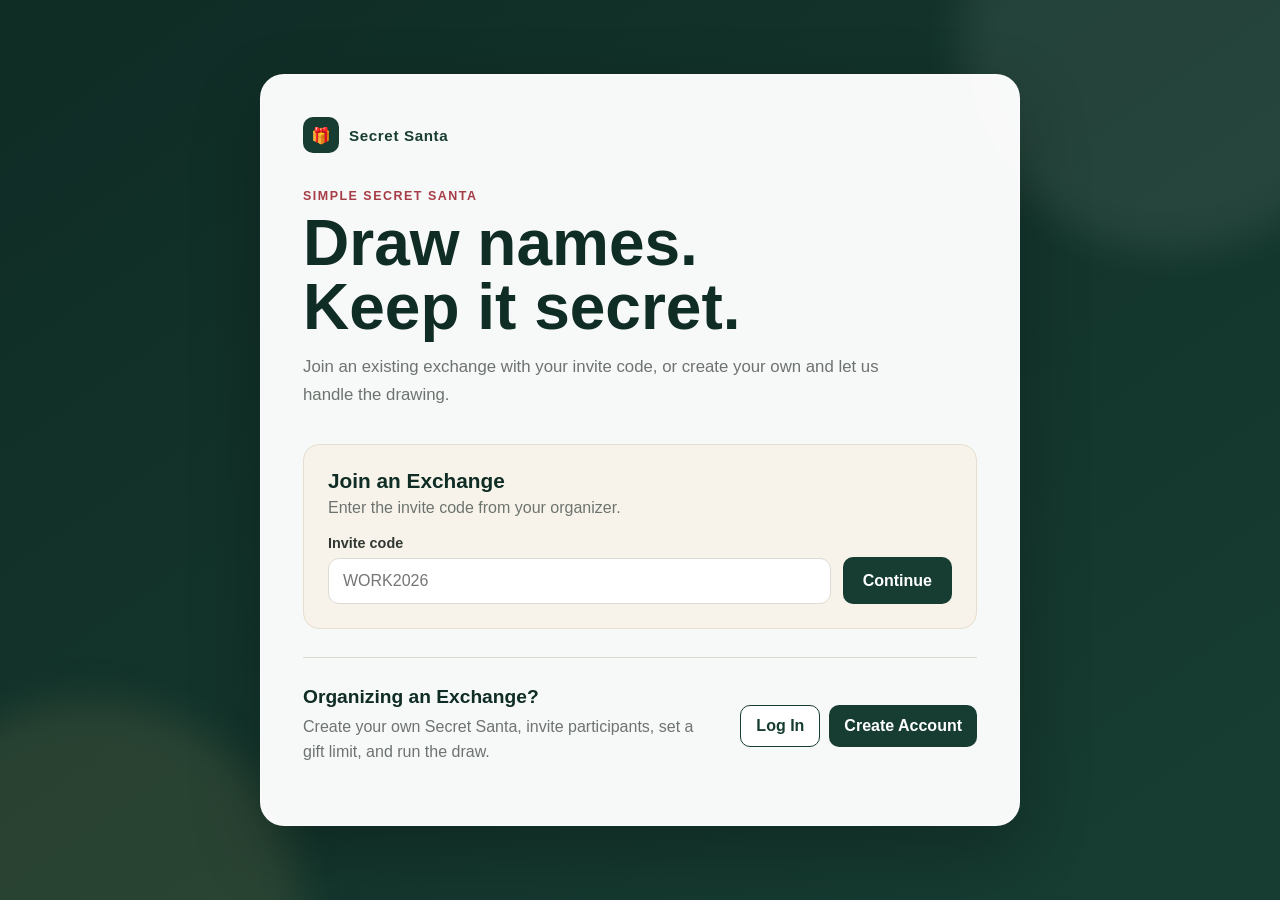
<file: frontend/index.html>
<!DOCTYPE html>
<html lang="en">
<head>
    <meta charset="UTF-8">
    <meta name="viewport" content="width=device-width, initial-scale=1.0">

    <title>Secret Santa</title>

    <link
        rel="stylesheet"
        href="css/style.css"
    >
</head>

<body class="home-page">

    <div class="join-background">
        <div class="join-glow join-glow-one"></div>
        <div class="join-glow join-glow-two"></div>
    </div>

    <main class="home-shell">

        <section class="home-card">

            <div class="join-brand">
                <span class="join-brand-mark">
                    🎁
                </span>

                <span>
                    Secret Santa
                </span>
            </div>


            <div class="home-intro">

                <p class="join-eyebrow">
                    Simple Secret Santa
                </p>

                <h1>
                    Draw names.
                    Keep it secret.
                </h1>

                <p>
                    Join an existing exchange with your invite code,
                    or create your own and let us handle the drawing.
                </p>

            </div>


            <section class="home-join-section">

                <div class="home-section-heading">

                    <h2>
                        Join an Exchange
                    </h2>

                    <p>
                        Enter the invite code from your organizer.
                    </p>

                </div>


                <form id="join-form">

                    <div class="form-field">

                        <label for="exchange-code">
                            Invite code
                        </label>

                        <input
                            type="text"
                            id="exchange-code"
                            placeholder="WORK2026"
                            required
                        >

                    </div>


                    <button
                        type="submit"
                        class="primary-button home-continue-button"
                    >
                        Continue
                    </button>

                </form>

            </section>


            <section class="home-organizer-section">

                <div>

                    <h2>
                        Organizing an Exchange?
                    </h2>

                    <p>
                        Create your own Secret Santa, invite participants,
                        set a gift limit, and run the draw.
                    </p>

                </div>


                <div class="home-organizer-actions">

                    <a
                        href="login.html"
                        class="secondary-link-button"
                    >
                        Log In
                    </a>

                    <a
                        href="signup.html"
                        class="primary-link-button"
                    >
                        Create Account
                    </a>

                </div>

            </section>


            <p id="message"></p>

        </section>

    </main>


    <script src="js/config.js"></script>
    <script src="js/app.js"></script>

</body>
</html>
</file>
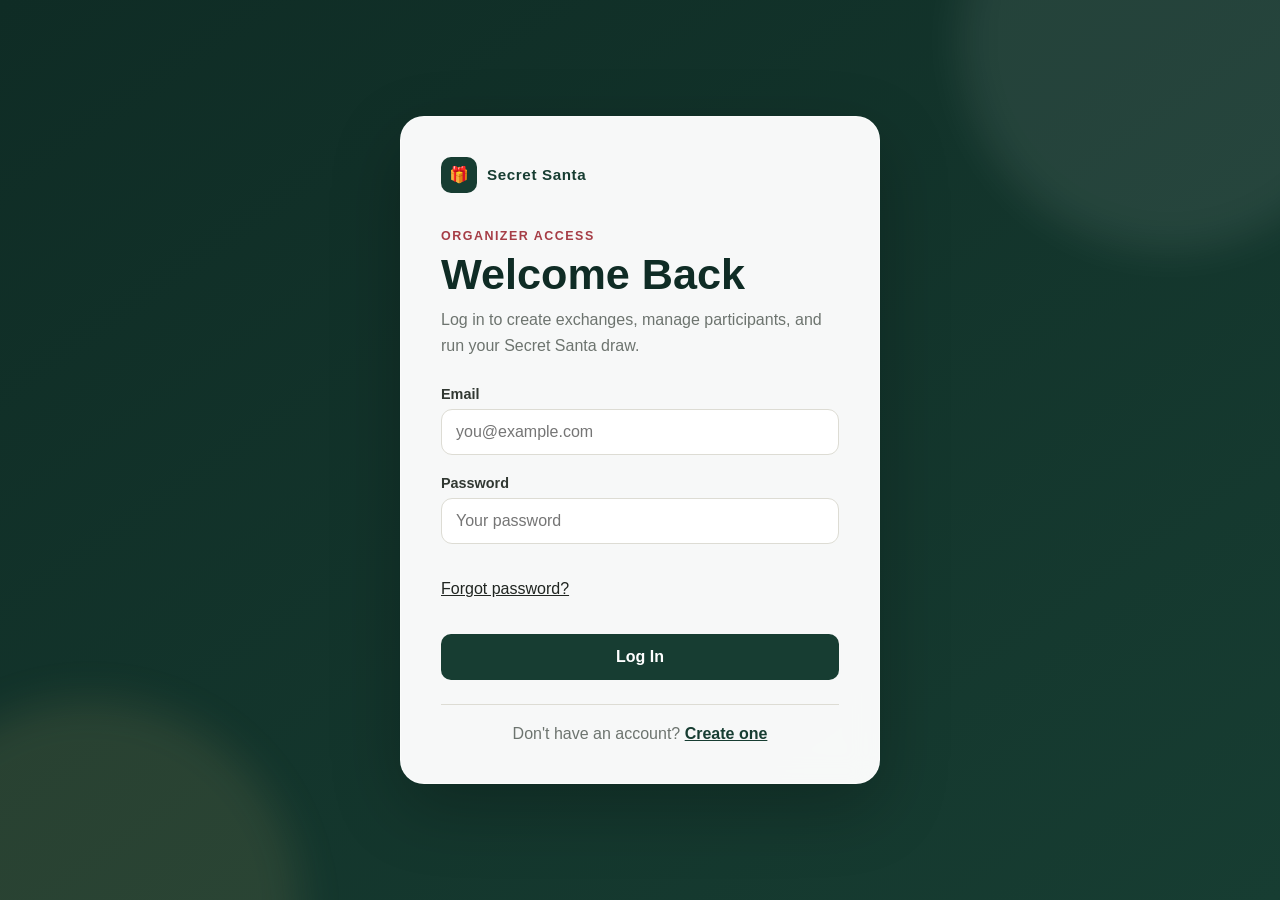
<file: frontend/change-password.html>
<!DOCTYPE html>
<html lang="en">
<head>
    <meta charset="UTF-8">
    <meta
        name="viewport"
        content="width=device-width, initial-scale=1.0"
    >

    <title>Change Password</title>

    <link
        rel="stylesheet"
        href="css/style.css"
    >
</head>

<body class="login-page">

    <div class="join-background">
        <div class="join-glow join-glow-one"></div>
        <div class="join-glow join-glow-two"></div>
    </div>

    <main class="login-shell">

        <section class="login-card">

            <div class="join-brand">
                <span class="join-brand-mark">🎁</span>
                <span>Secret Santa</span>
            </div>

            <div class="login-intro">

                <p class="join-eyebrow">
                    Account Security
                </p>

                <h1>
                    Change Password
                </h1>

                <p>
                    Enter your current password and choose a new one.
                </p>

            </div>

            <form id="change-password-form">

                <div class="form-field">

                    <label for="current-password">
                        Current Password
                    </label>

                    <input
                        type="password"
                        id="current-password"
                        required
                    >

                </div>

                <div class="form-field">

                    <label for="new-password">
                        New Password
                    </label>

                    <input
                        type="password"
                        id="new-password"
                        required
                    >

                </div>

                <div class="form-field">

                    <label for="confirm-password">
                        Confirm New Password
                    </label>

                    <input
                        type="password"
                        id="confirm-password"
                        required
                    >

                </div>

                <button
                    type="submit"
                    class="primary-button login-submit-button"
                >
                    Change Password
                </button>

            </form>

            <p id="message"></p>

            <p class="login-signup">
                <a href="dashboard.html">
                    Back to Dashboard
                </a>
            </p>

        </section>

    </main>

    <script src="js/config.js"></script>
    <script src="js/auth.js"></script>
    <script src="js/change-password.js"></script>

</body>
</html>
</file>
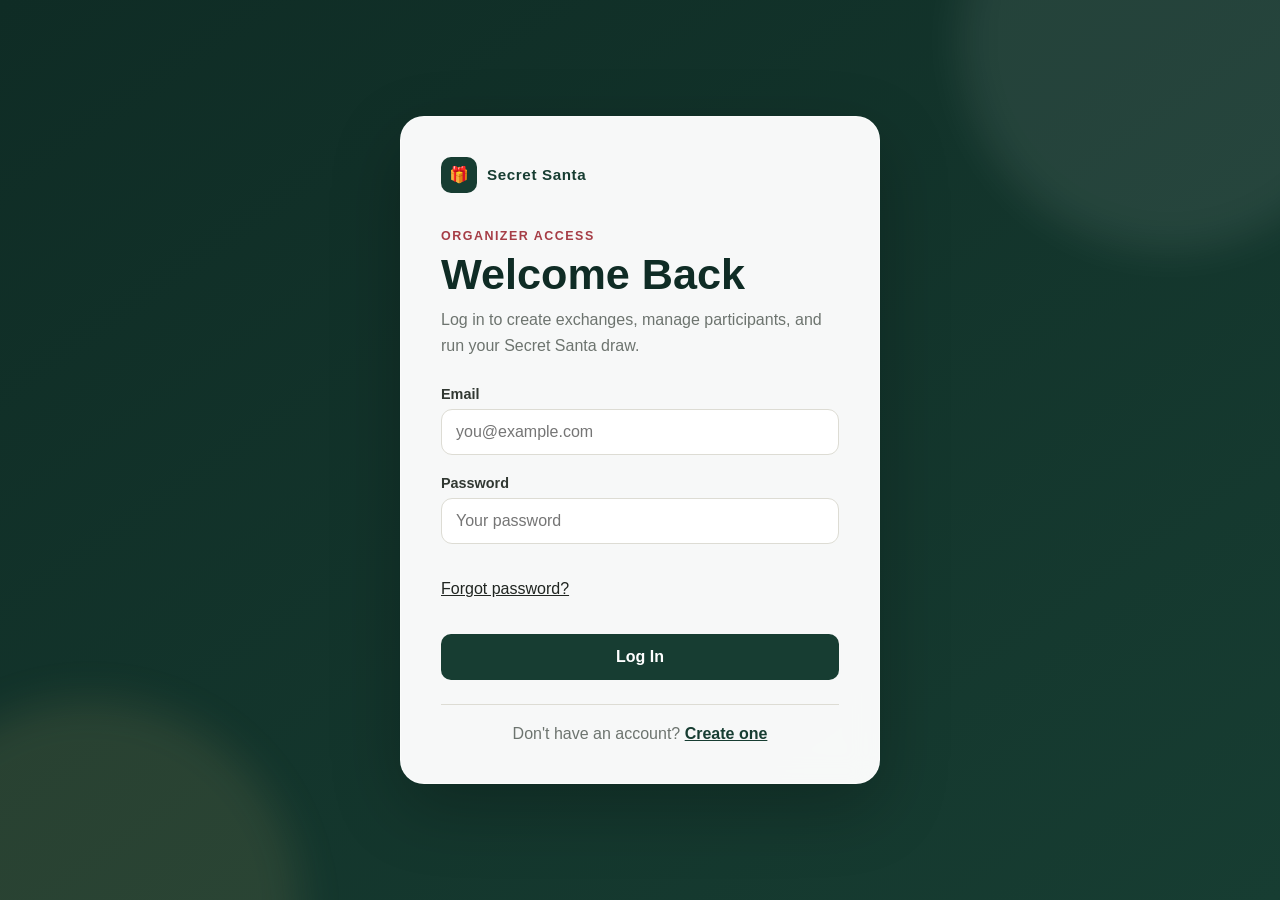
<file: frontend/create.html>
<!DOCTYPE html>
<html lang="en">
<head>
    <meta charset="UTF-8">
    <meta name="viewport" content="width=device-width, initial-scale=1.0">

    <title>Create Secret Santa</title>

    <link
        rel="stylesheet"
        href="css/style.css"
    >
</head>

<body class="create-page">

    <div class="join-background">
        <div class="join-glow join-glow-one"></div>
        <div class="join-glow join-glow-two"></div>
    </div>

    <main class="create-shell">

        <section class="create-card">

            <header class="create-header">

                <div class="join-brand">
                    <span class="join-brand-mark">
                        🎁
                    </span>

                    <span>
                        Secret Santa
                    </span>
                </div>

                <a
                    href="dashboard.html"
                    class="organizer-back-link"
                >
                    Dashboard
                </a>

            </header>


            <div class="create-intro">

                <p class="join-eyebrow">
                    New Exchange
                </p>

                <h1>
                    Create an Exchange
                </h1>

                <p>
                    Set the details for your Secret Santa.
                    You can edit them later until the draw runs.
                </p>

            </div>


            <form id="create-exchange-form">

                <div class="form-field">

                    <label for="name">
                        Exchange name
                    </label>

                    <p class="field-help">
                        Give your exchange a name people will recognize.
                    </p>

                    <input
                        type="text"
                        id="name"
                        placeholder="Technology Department Secret Santa"
                        required
                    >

                </div>


                <div class="form-field">

                    <label for="code">
                        Invite code
                    </label>

                    <p class="field-help">
                        Participants can use this code or the invite link to join.
                    </p>

                    <input
                        type="text"
                        id="code"
                        placeholder="TECH2026"
                        required
                    >

                </div>


                <div class="form-field">

                    <label for="budget">
                        Gift limit
                    </label>

                    <p class="field-help">
                        Set the maximum amount participants should spend.
                    </p>

                    <input
                        type="number"
                        id="budget"
                        min="0"
                        step="0.01"
                        placeholder="50"
                    >

                </div>


                <div class="create-date-grid">

                    <div class="form-field">

                        <label for="registration-deadline">
                            Registration deadline
                        </label>

                        <p class="field-help">
                            Participants can join, edit, or withdraw until this time.
                        </p>

                        <input
                            type="datetime-local"
                            id="registration-deadline"
                        >

                    </div>


                    <div class="form-field">

                        <label for="draw-date">
                            Draw date
                        </label>

                        <p class="field-help">
                            Assignments will be generated after registration closes.
                        </p>

                        <input
                            type="datetime-local"
                            id="draw-date"
                        >

                    </div>

                </div>


                <p class="join-note">
                    After creating the exchange, you'll get a shareable invite link
                    from your dashboard.
                </p>


                <button
                    type="submit"
                    class="primary-button create-submit-button"
                >
                    Create Exchange
                </button>

            </form>


            <p id="message"></p>

        </section>

    </main>


    <script src="js/config.js"></script>
    <script src="js/auth.js"></script>
    <script src="js/create.js"></script>

</body>
</html>
</file>
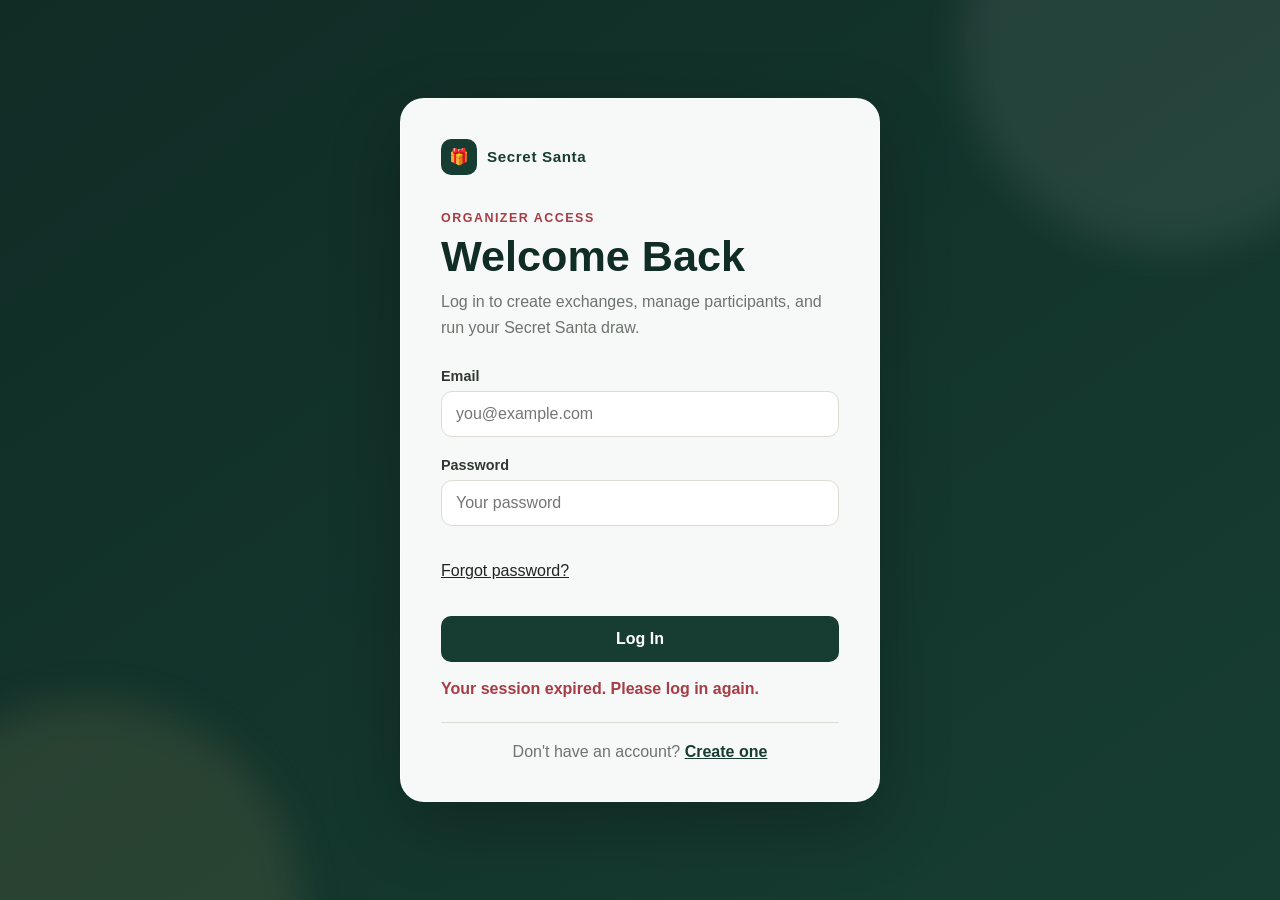
<file: frontend/dashboard.html>
<!DOCTYPE html>
<html lang="en">
<head>
    <meta charset="UTF-8">
    <meta name="viewport" content="width=device-width, initial-scale=1.0">

    <title>Secret Santa Dashboard</title>

    <link
        rel="stylesheet"
        href="css/style.css"
    >
</head>

<body class="dashboard-page">

    <div class="join-background">
        <div class="join-glow join-glow-one"></div>
        <div class="join-glow join-glow-two"></div>
    </div>

    <main class="dashboard-shell">

        <section class="dashboard-card">

            <header class="dashboard-header">

                <div class="join-brand">
                    <span class="join-brand-mark">
                        🎁
                    </span>

                    <span>
                        Secret Santa
                    </span>
                </div>

                <div class="dashboard-header-actions">

                    <a
                        href="change-password.html"
                        class="dashboard-password-button"
                    >
                        Change Password
                    </a>

                    <button
                        id="logout-button"
                        class="dashboard-logout-button"
                        type="button"
                    >
                        Log Out
                    </button>

                </div>

            </header>


            <div class="dashboard-hero">

                <div>

                    <p class="join-eyebrow">
                        Organizer Dashboard
                    </p>

                    <h1>
                        Your Secret Santa Exchanges
                    </h1>

                    <p
                        id="welcome"
                        class="dashboard-welcome"
                    ></p>

                </div>


                <a
                    href="create.html"
                    class="create-exchange-button"
                >
                    Create New Exchange
                </a>

            </div>


            <section class="dashboard-section">

                <div class="organizer-section-heading">

                    <h2>Your Exchanges</h2>

                    <p>
                        Manage participants, deadlines,
                        exclusions, draws, and assignment emails.
                    </p>

                </div>


                <div id="exchange-list"></div>

            </section>

        </section>

    </main>


    <script src="js/config.js"></script>
    <script src="js/auth.js"></script>
    <script src="js/dashboard.js"></script>

</body>
</html>
</file>
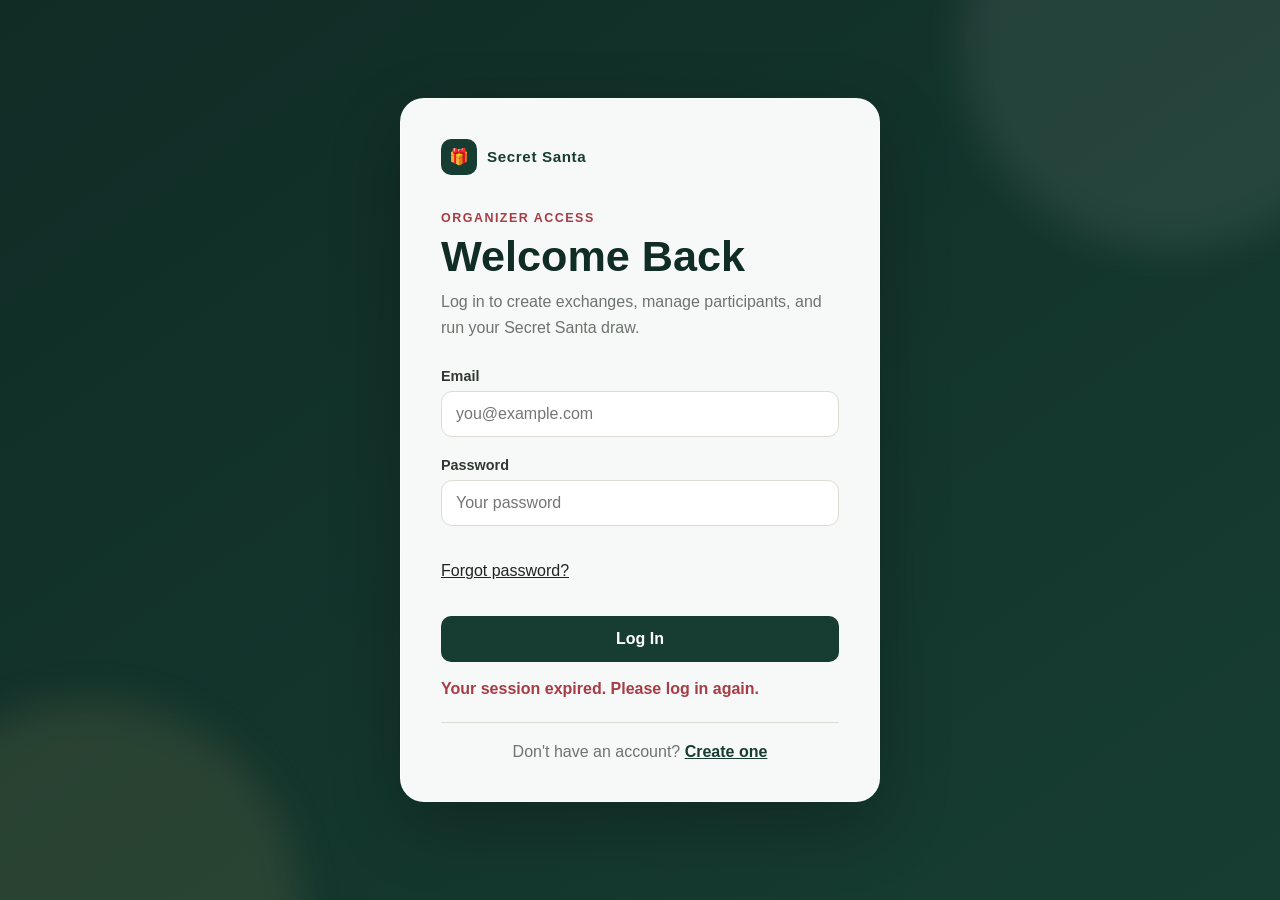
<file: frontend/exchange.html>
<!DOCTYPE html>
<html lang="en">
<head>
    <meta charset="UTF-8">
    <meta name="viewport" content="width=device-width, initial-scale=1.0">

    <title>Manage Exchange</title>

    <link
        rel="stylesheet"
        href="css/style.css"
    >
</head>

<body class="organizer-page">

    <div class="join-background">
        <div class="join-glow join-glow-one"></div>
        <div class="join-glow join-glow-two"></div>
    </div>

    <main class="organizer-shell">

        <section class="organizer-card">

            <header class="organizer-header">

                <div class="join-brand">
                    <span class="join-brand-mark">
                        🎁
                    </span>

                    <span>
                        Secret Santa
                    </span>
                </div>

                <a
                    href="dashboard.html"
                    class="organizer-back-link"
                >
                    Dashboard
                </a>

            </header>


            <div class="organizer-title-row">

                <div>

                    <p class="join-eyebrow">
                        Manage Exchange
                    </p>

                    <h1 id="exchange-name">
                        Manage Exchange
                    </h1>

                    <p
                        id="exchange-code"
                        class="organizer-code"
                    ></p>

                </div>

                <div class="organizer-title-actions">

                    <a
                        id="join-exchange-button"
                        class="secondary-button organizer-join-button"
                        href="#"
                    >
                        Join Exchange
                    </a>

                    <button
                        id="edit-button"
                        class="secondary-button"
                        type="button"
                    >
                        Edit Exchange
                    </button>

                </div>

            </div>


            <div class="organizer-details-grid">

                <div class="organizer-detail-card">
                    <span class="exchange-detail-label">
                        Gift Limit
                    </span>

                    <strong id="exchange-budget"></strong>
                </div>


                <div class="organizer-detail-card">
                    <span class="exchange-detail-label">
                        Registration
                    </span>

                    <strong id="registration-deadline"></strong>
                </div>


                <div class="organizer-detail-card">
                    <span class="exchange-detail-label">
                        Drawing
                    </span>

                    <strong id="draw-date"></strong>
                </div>


                <div class="organizer-detail-card">
                    <span class="exchange-detail-label">
                        Draw Status
                    </span>

                    <strong id="draw-status"></strong>
                </div>


                <div class="organizer-detail-card">
                    <span class="exchange-detail-label">
                        Email Status
                    </span>

                    <strong id="email-status"></strong>
                </div>

            </div>


            <form
                id="edit-form"
                class="organizer-edit-form"
                hidden
            >

                <div class="organizer-section-heading">
                    <h2>Edit Exchange</h2>

                    <p>
                        Update your exchange details before the draw.
                    </p>
                </div>


                <div class="form-field">

                    <label for="edit-name">
                        Exchange name
                    </label>

                    <input
                        type="text"
                        id="edit-name"
                    >

                </div>


                <div class="form-field">

                    <label for="edit-budget">
                        Budget
                    </label>

                    <input
                        type="number"
                        id="edit-budget"
                        min="0"
                        step="0.01"
                    >

                </div>


                <div class="form-field">

                    <label for="edit-registration-deadline">
                        Registration deadline
                    </label>

                    <input
                        type="datetime-local"
                        id="edit-registration-deadline"
                    >

                </div>


                <div class="form-field">

                    <label for="edit-draw-date">
                        Draw date
                    </label>

                    <input
                        type="datetime-local"
                        id="edit-draw-date"
                    >

                </div>


                <button
                    type="submit"
                    class="primary-button"
                >
                    Save Changes
                </button>

            </form>


            <section class="organizer-section">

                <div class="organizer-section-heading">

                    <h2>Participants</h2>

                    <p>
                        Confirmed and pending participants appear here.
                    </p>

                </div>

                <div id="participant-list"></div>

            </section>


            <section
                id="exclusions-section"
                class="organizer-section"
            >

                <div class="organizer-section-heading">

                    <h2>Match Exclusions</h2>

                    <p>
                        Choose two participants who should not draw each other.
                    </p>

                </div>


                <div
                    id="exclusion-controls"
                    class="exclusion-controls"
                >

                    <select id="exclusion-participant-a">

                        <option value="">
                            Select participant
                        </option>

                    </select>


                    <span class="exclusion-arrow">
                        ↔
                    </span>


                    <select id="exclusion-participant-b">

                        <option value="">
                            Select participant
                        </option>

                    </select>


                    <button
                        id="add-exclusion-button"
                        type="button"
                        class="secondary-button"
                    >
                        Add Exclusion
                    </button>

                </div>


                <div id="exclusion-list"></div>

            </section>


            <section class="organizer-section">

                <div class="organizer-section-heading">

                    <h2>Exchange Actions</h2>

                    <p>
                        Run the draw and send Secret Santa assignments.
                    </p>

                </div>


                <div class="organizer-action-row">

                    <button
                        id="draw-button"
                        class="primary-button"
                    >
                        Run Secret Santa Draw
                    </button>


                    <button
                        id="send-emails-button"
                        type="button"
                        class="secondary-button"
                    >
                        Send Assignment Emails
                    </button>

                </div>

            </section>


            <p id="message"></p>


            <section class="danger-zone">

                <div>

                    <h2>
                        Delete Exchange
                    </h2>

                    <p>
                        Permanently removes this exchange,
                        its participants, exclusions, and assignments.
                    </p>

                </div>


                <button
                    id="delete-exchange-button"
                    type="button"
                    class="danger-button"
                >
                    Delete Exchange
                </button>

            </section>

        </section>

    </main>


    <script src="js/config.js?v=2"></script>
    <script src="js/auth.js"></script>
    <script src="js/exchange.js?v=2"></script>

</body>
</html>
</file>
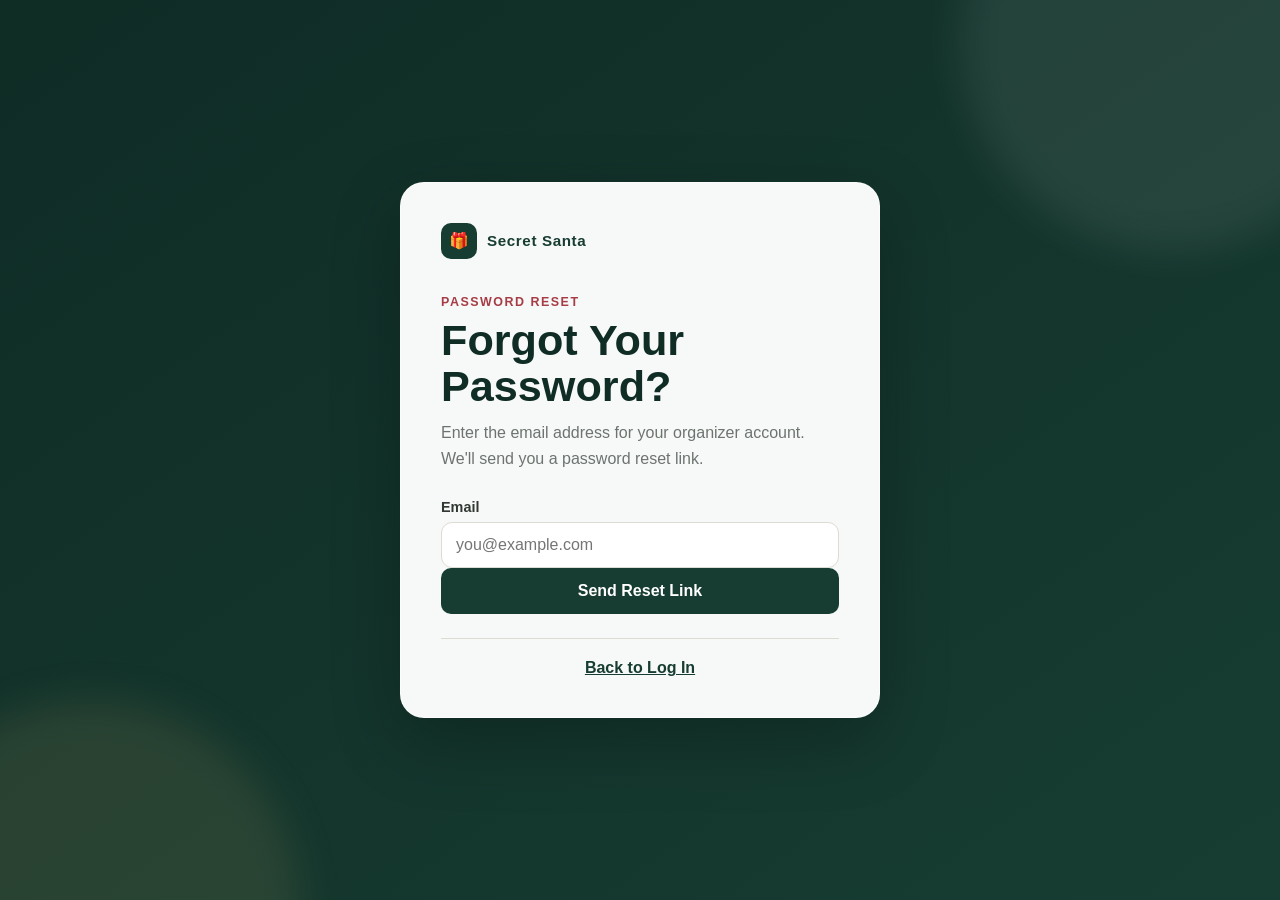
<file: frontend/forgot-password.html>
<!DOCTYPE html>
<html lang="en">
<head>
    <meta charset="UTF-8">
    <meta name="viewport" content="width=device-width, initial-scale=1.0">

    <title>Forgot Password</title>

    <link rel="stylesheet" href="css/style.css">
</head>

<body class="login-page">

    <div class="join-background">
        <div class="join-glow join-glow-one"></div>
        <div class="join-glow join-glow-two"></div>
    </div>

    <main class="login-shell">

        <section class="login-card">

            <div class="join-brand">
                <span class="join-brand-mark">🎁</span>
                <span>Secret Santa</span>
            </div>

            <div class="login-intro">

                <p class="join-eyebrow">
                    Password Reset
                </p>

                <h1>
                    Forgot Your Password?
                </h1>

                <p>
                    Enter the email address for your organizer account.
                    We'll send you a password reset link.
                </p>

            </div>

            <form id="forgot-password-form">

                <div class="form-field">

                    <label for="email">
                        Email
                    </label>

                    <input
                        type="email"
                        id="email"
                        placeholder="you@example.com"
                        required
                    >

                </div>

                <button
                    type="submit"
                    class="primary-button login-submit-button"
                >
                    Send Reset Link
                </button>

            </form>

            <p id="message"></p>

            <p class="login-signup">
                <a href="login.html">
                    Back to Log In
                </a>
            </p>

        </section>

    </main>

    <script src="js/config.js?v=2"></script>
    <script src="js/forgot-password.js?v=2"></script>

</body>
</html>
</file>
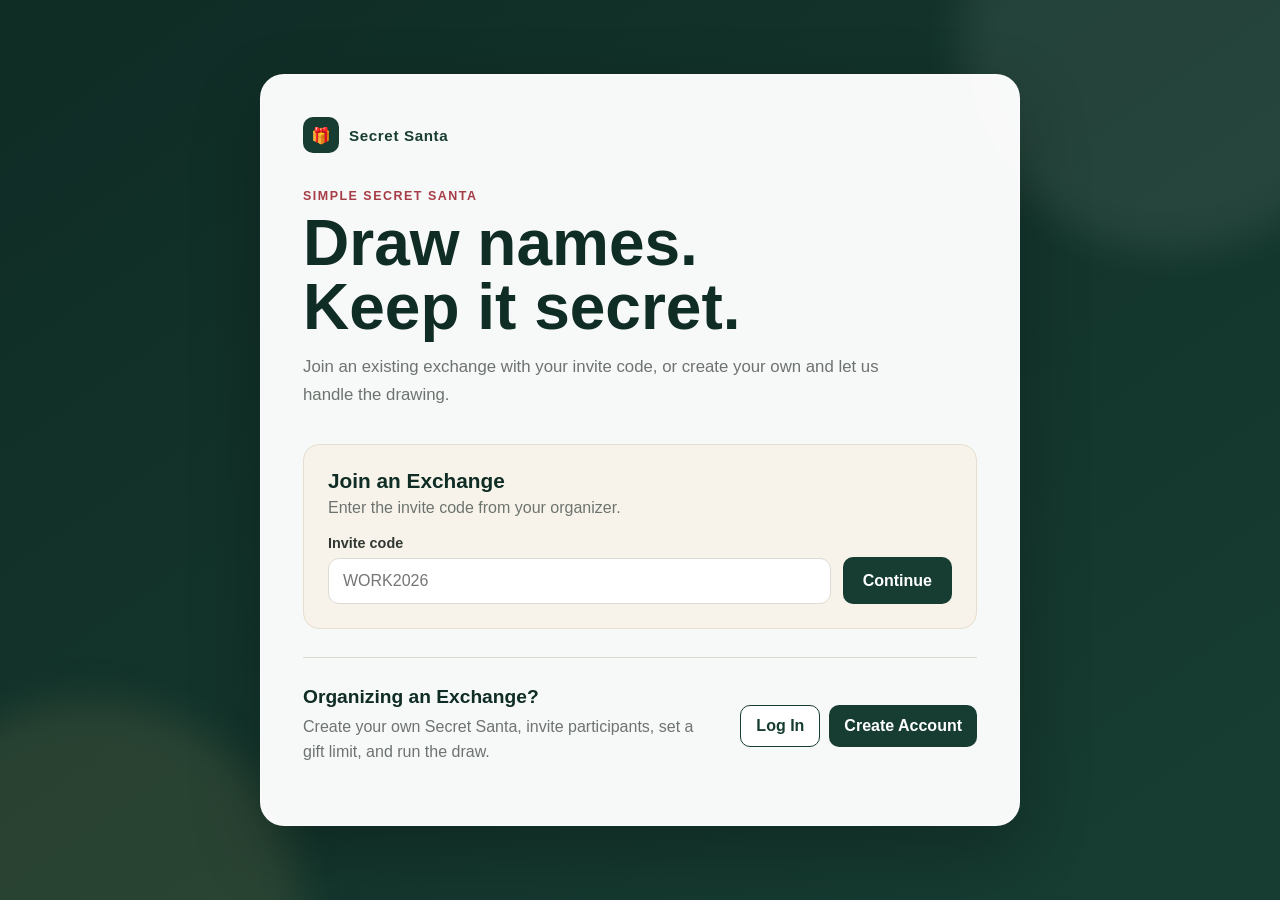
<file: frontend/join.html>
<!DOCTYPE html>
<html lang="en">
<head>
    <meta charset="UTF-8">
    <meta name="viewport" content="width=device-width, initial-scale=1.0">
    <title>Join Secret Santa</title>
    <link rel="stylesheet" href="css/style.css">
</head>

<body class="join-page">
    <div class="join-background">
        <div class="join-glow join-glow-one"></div>
        <div class="join-glow join-glow-two"></div>
    </div>

    <main class="join-shell">
        <section class="join-card">

            <div class="join-brand">
                <span class="join-brand-mark">🎁</span>
                <span>Secret Santa</span>
            </div>

            <div class="join-intro">
                <p class="join-eyebrow">You're invited</p>

                <h1 id="exchange-name"></h1>

                <p class="join-subtitle">
                    Join the exchange, tell your Secret Santa a little about yourself,
                    and we'll handle the rest.
                </p>
            </div>

            <div class="exchange-details">

                <div class="exchange-detail">
                    <span class="exchange-detail-label">
                        Gift Limit
                    </span>

                    <strong id="exchange-budget"></strong>
                </div>

                <div class="exchange-detail">
                    <span class="exchange-detail-label">
                        Registration Closes
                    </span>

                    <strong id="exchange-deadline"></strong>
                </div>

                <div class="exchange-detail">
                    <span class="exchange-detail-label">
                        Drawing
                    </span>

                    <strong id="exchange-draw-date"></strong>
                </div>

            </div>

            <form id="participant-form" hidden>

                <div class="form-field">

                    <label for="name">
                        Name
                    </label>

                    <input
                        type="text"
                        id="name"
                        placeholder="Your name"
                        required
                    >

                </div>

                <div class="form-field">

                    <label for="email">
                        Email
                    </label>

                    <p class="field-help">
                        We'll send your confirmation and Secret Santa assignment here.
                        You must confirm your email to be included in the draw.
                    </p>

                    <input
                        type="email"
                        id="email"
                        placeholder="you@example.com"
                        required
                    >

                </div>

                <div class="form-field">

                    <label for="interests">
                        Interests
                        <span class="optional-label">Optional</span>
                    </label>

                    <p class="field-help">
                        What are you into? This gives your Secret Santa some ideas.
                    </p>

                    <textarea
                        id="interests"
                        placeholder="Gaming, cooking, music, coffee, sports, books..."
                    ></textarea>

                </div>

                <div class="form-field">

                    <label for="wishlist">
                        Wishlist
                        <span class="optional-label">Optional</span>
                    </label>

                    <p class="field-help">
                        Add anything specific you'd be happy to receive.
                    </p>

                    <textarea
                        id="wishlist"
                        placeholder="Gift cards, gadgets, favorite snacks, clothing sizes..."
                    ></textarea>

                </div>

                <p class="join-note">
                    After joining, check your email and confirm your registration.
                </p>

                <button id="join-exchange-button" type="submit">
                    Join Exchange
                </button>

            </form>

            <section id="pending-registration" hidden>

                <div class="pending-icon">
                    ✉️
                </div>

                <p class="join-eyebrow">
                    One more step
                </p>

                <h2>Check your email</h2>

                <p class="pending-copy">
                    We sent a confirmation link to:
                </p>

                <p class="pending-address">
                    <strong id="pending-email"></strong>
                </p>

                <p class="pending-copy">
                    You need to confirm your email before you're included in the Secret Santa draw.
                </p>

                <div class="pending-actions">

                    <button
                        id="resend-confirmation-button"
                        type="button"
                    >
                        Resend Confirmation
                    </button>

                    <button
                        id="change-email-button"
                        type="button"
                    >
                        Change Email
                    </button>

                </div>

                <form id="change-email-form" hidden>

                    <label for="new-email">
                        New email address
                    </label>

                    <input
                        type="email"
                        id="new-email"
                        required
                    >

                    <button type="submit">
                        Save New Email
                    </button>

                    <button
                        id="cancel-email-change-button"
                        type="button"
                    >
                        Cancel
                    </button>

                </form>
            </section>

            <p id="message"></p>
        </section>
    </main>

    <script src="js/config.js"></script>
    <script src="js/join.js"></script>

</body>
</html>
</file>
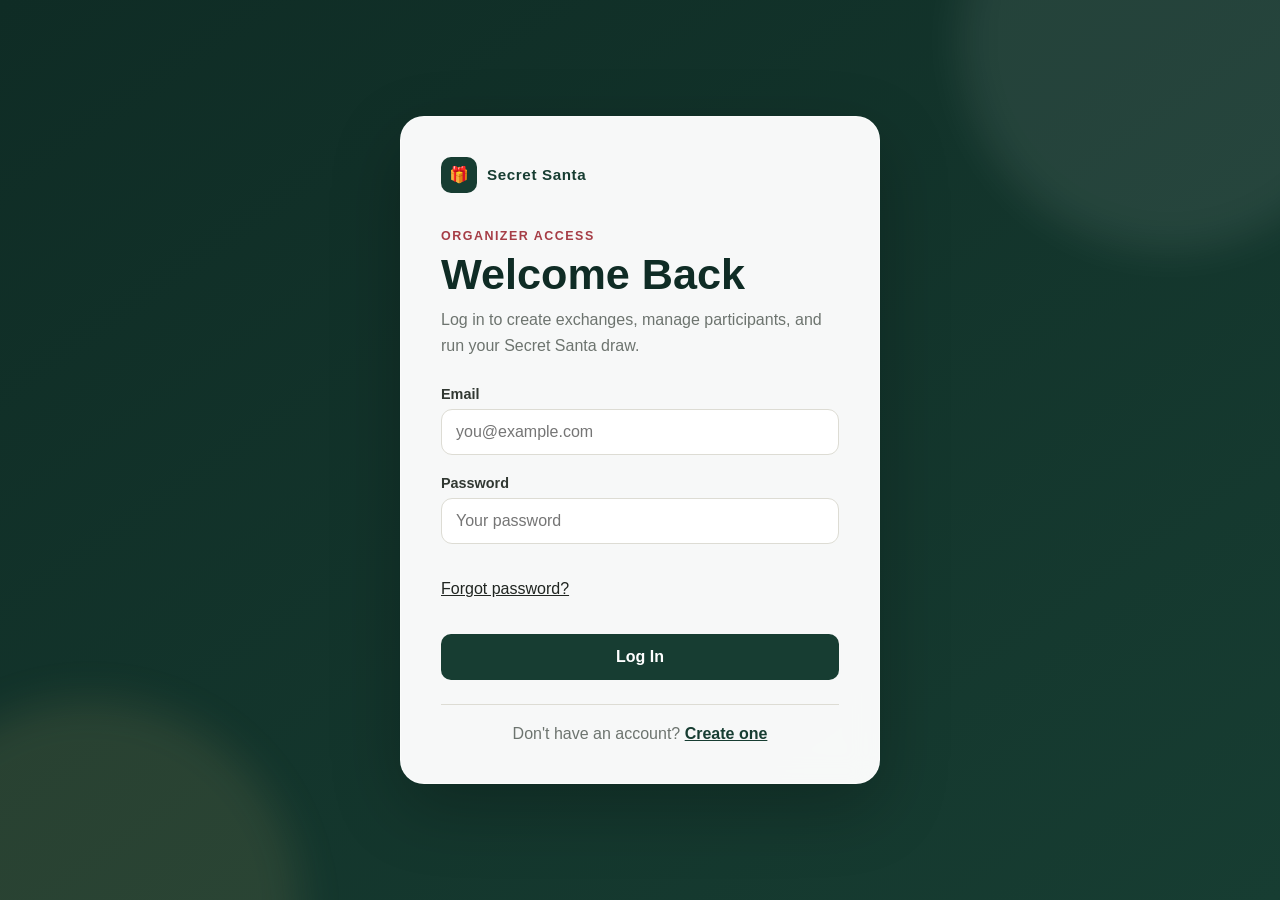
<file: frontend/login.html>
<!DOCTYPE html>
<html lang="en">
<head>
    <meta charset="UTF-8">
    <meta name="viewport" content="width=device-width, initial-scale=1.0">

    <title>Secret Santa Login</title>

    <link
        rel="stylesheet"
        href="css/style.css"
    >
</head>

<body class="login-page">

    <div class="join-background">
        <div class="join-glow join-glow-one"></div>
        <div class="join-glow join-glow-two"></div>
    </div>

    <main class="login-shell">

        <section class="login-card">

            <div class="join-brand">
                <span class="join-brand-mark">
                    🎁
                </span>

                <span>
                    Secret Santa
                </span>
            </div>


            <div class="login-intro">

                <p class="join-eyebrow">
                    Organizer Access
                </p>

                <h1>
                    Welcome Back
                </h1>

                <p>
                    Log in to create exchanges, manage participants,
                    and run your Secret Santa draw.
                </p>

            </div>


            <form id="login-form">

                <div class="form-field">

                    <label for="email">
                        Email
                    </label>

                    <input
                        type="email"
                        id="email"
                        placeholder="you@example.com"
                        required
                    >

                </div>


                <div class="form-field">

                    <label for="password">
                        Password
                    </label>

                    <input
                        type="password"
                        id="password"
                        placeholder="Your password"
                        required
                    >

                </div>
                <p class="forgot-password-link">
                    <a href="forgot-password.html">
                        Forgot password?
                    </a>
                </p>

                <button
                    type="submit"
                    class="primary-button login-submit-button"
                >
                    Log In
                </button>

            </form>


            <p id="message"></p>


            <p class="login-signup">

                Don't have an account?

                <a href="signup.html">
                    Create one
                </a>

            </p>

        </section>

    </main>


    <script src="js/config.js"></script>
    <script src="js/login.js"></script>

</body>
</html>
</file>
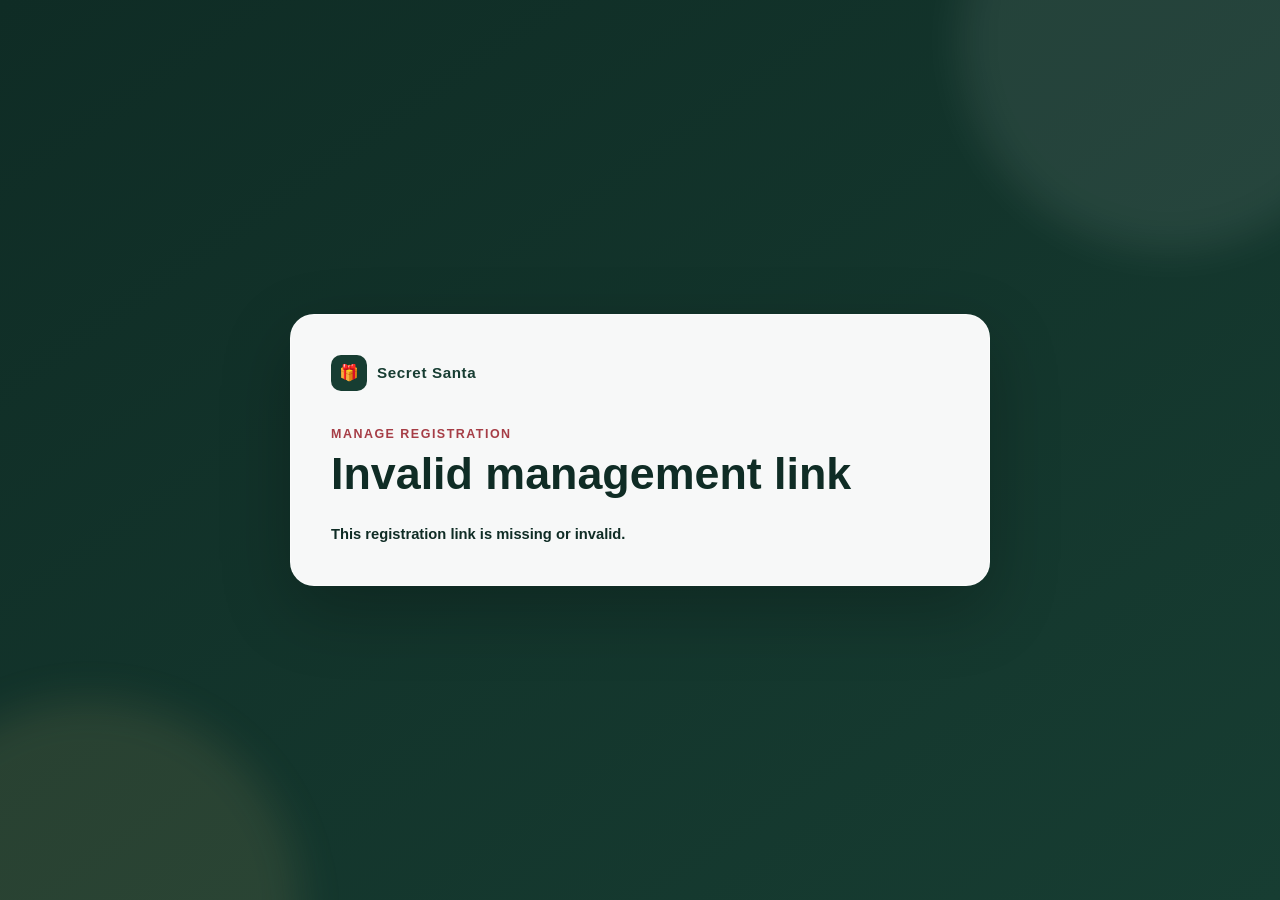
<file: frontend/manage-registration.html>
<!DOCTYPE html>
<html lang="en">
<head>
    <meta charset="UTF-8">
    <meta name="viewport" content="width=device-width, initial-scale=1.0">

    <title>Manage Secret Santa Registration</title>

    <link
        rel="stylesheet"
        href="css/style.css"
    >
</head>

<body class="manage-registration-page">

    <div class="join-background">
        <div class="join-glow join-glow-one"></div>
        <div class="join-glow join-glow-two"></div>
    </div>

    <main class="manage-registration-shell">

        <section class="manage-registration-card">

            <div class="join-brand">
                <span class="join-brand-mark">
                    🎁
                </span>

                <span>
                    Secret Santa
                </span>
            </div>


            <p class="join-eyebrow">
                Manage Registration
            </p>


            <h1 id="manage-exchange-name">
                Loading...
            </h1>


            <p id="manage-status"></p>


            <div
                id="manage-registration-content"
                hidden
            >

                <div class="exchange-details">

                    <div class="exchange-detail">

                        <span class="exchange-detail-label">
                            Participant
                        </span>

                        <strong id="manage-name"></strong>

                    </div>


                    <div class="exchange-detail">

                        <span class="exchange-detail-label">
                            Email
                        </span>

                        <strong id="manage-email"></strong>

                    </div>


                    <div class="exchange-detail">

                        <span class="exchange-detail-label">
                            Registration Closes
                        </span>

                        <strong id="manage-deadline"></strong>

                    </div>

                </div>


                <form id="manage-registration-form">

                    <div class="form-field">

                        <label for="manage-interests">
                            Interests
                        </label>

                        <p class="field-help">
                            Add hobbies, favorite things,
                            or anything that might help your Secret Santa.
                        </p>

                        <textarea
                            id="manage-interests"
                            placeholder="Gaming, cooking, music, coffee, sports..."
                        ></textarea>

                    </div>


                    <div class="form-field">

                        <label for="manage-wishlist">
                            Wishlist
                        </label>

                        <p class="field-help">
                            Add specific gift ideas you'd be happy to receive.
                        </p>

                        <textarea
                            id="manage-wishlist"
                            placeholder="Gift cards, gadgets, snacks, books..."
                        ></textarea>

                    </div>


                    <button
                        id="save-registration-button"
                        type="submit"
                    >
                        Save Changes
                    </button>

                </form>


                <section class="withdraw-section">

                    <h2>
                        Withdraw from Exchange
                    </h2>

                    <p>
                        If you can no longer participate,
                        you can withdraw until registration closes.
                    </p>

                    <button
                        id="withdraw-button"
                        type="button"
                    >
                        Withdraw from Secret Santa
                    </button>

                </section>

            </div>


            <p id="manage-message"></p>

        </section>

    </main>


    <script src="js/config.js"></script>
    <script src="js/manage-registration.js"></script>

</body>
</html>
</file>
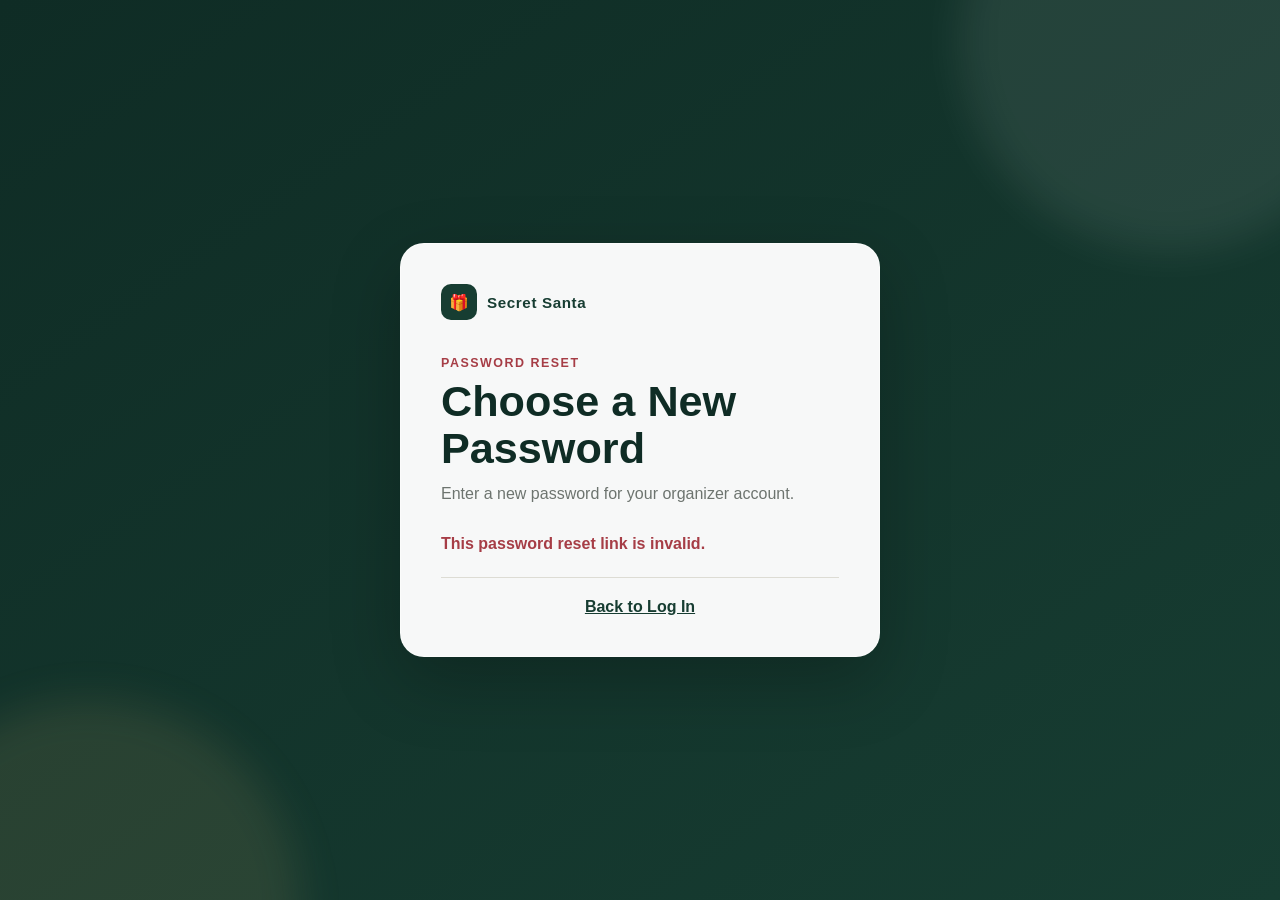
<file: frontend/reset-password.html>
<!DOCTYPE html>
<html lang="en">
<head>
    <meta charset="UTF-8">
    <meta name="viewport" content="width=device-width, initial-scale=1.0">

    <title>Reset Password</title>

    <link rel="stylesheet" href="css/style.css">
</head>

<body class="login-page">

    <div class="join-background">
        <div class="join-glow join-glow-one"></div>
        <div class="join-glow join-glow-two"></div>
    </div>

    <main class="login-shell">

        <section class="login-card">

            <div class="join-brand">
                <span class="join-brand-mark">🎁</span>
                <span>Secret Santa</span>
            </div>

            <div class="login-intro">

                <p class="join-eyebrow">
                    Password Reset
                </p>

                <h1>
                    Choose a New Password
                </h1>

                <p>
                    Enter a new password for your organizer account.
                </p>

            </div>

            <form id="reset-password-form">

                <div class="form-field">

                    <label for="password">
                        New Password
                    </label>

                    <input
                        type="password"
                        id="password"
                        placeholder="New password"
                        required
                    >

                </div>

                <div class="form-field">

                    <label for="confirm-password">
                        Confirm Password
                    </label>

                    <input
                        type="password"
                        id="confirm-password"
                        placeholder="Confirm password"
                        required
                    >

                </div>

                <button
                    type="submit"
                    class="primary-button login-submit-button"
                >
                    Reset Password
                </button>

            </form>

            <p id="message"></p>

            <p class="login-signup">
                <a href="login.html">
                    Back to Log In
                </a>
            </p>

        </section>

    </main>

    <script src="js/config.js?v=2"></script>
    <script src="js/reset-password.js?v=2"></script>

</body>
</html>
</file>
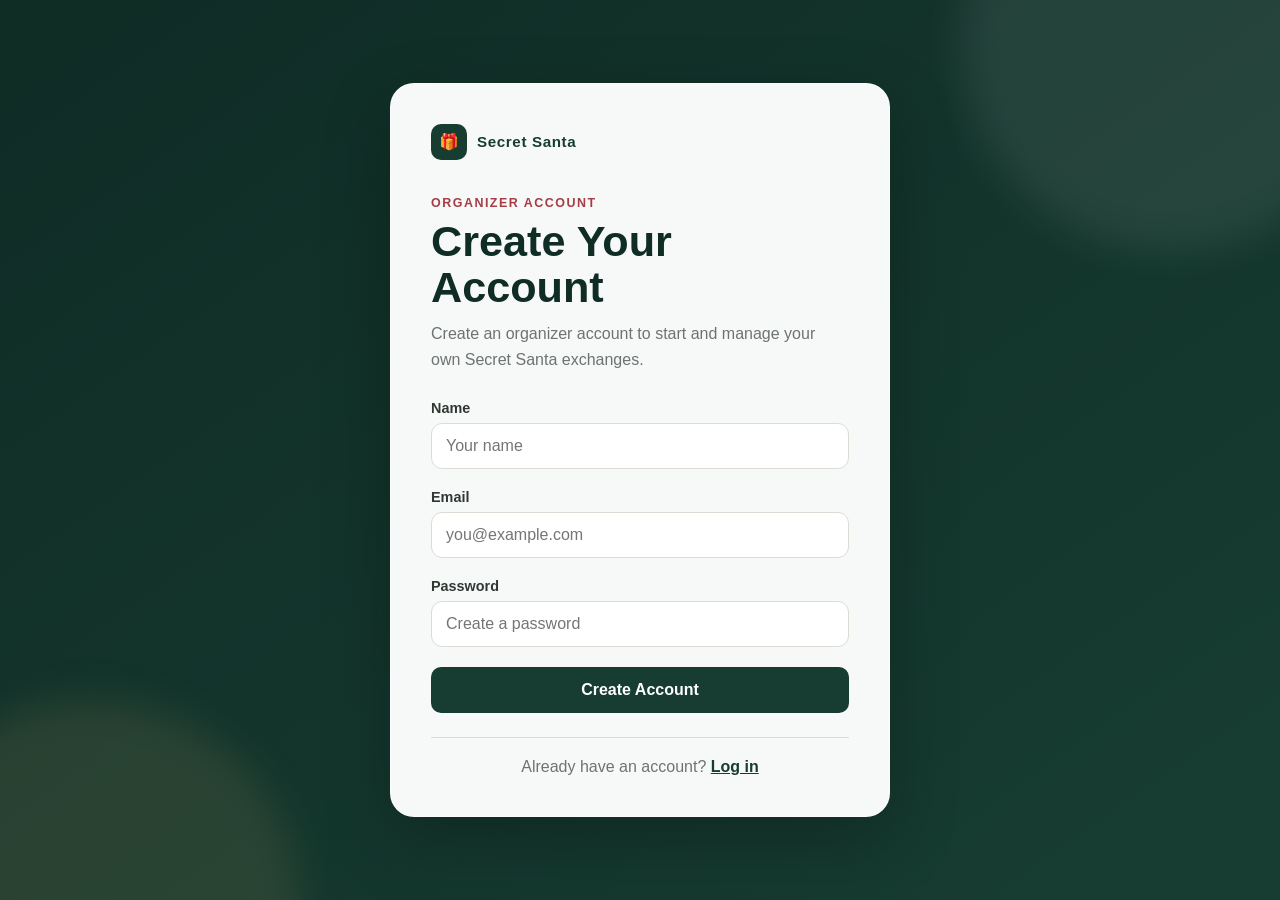
<file: frontend/signup.html>
<!DOCTYPE html>
<html lang="en">
<head>
    <meta charset="UTF-8">
    <meta name="viewport" content="width=device-width, initial-scale=1.0">

    <title>Create Account</title>

    <link
        rel="stylesheet"
        href="css/style.css"
    >
</head>

<body class="signup-page">

    <div class="join-background">
        <div class="join-glow join-glow-one"></div>
        <div class="join-glow join-glow-two"></div>
    </div>

    <main class="signup-shell">

        <section class="signup-card">

            <div class="join-brand">
                <span class="join-brand-mark">
                    🎁
                </span>

                <span>
                    Secret Santa
                </span>
            </div>


            <div class="signup-intro">

                <p class="join-eyebrow">
                    Organizer Account
                </p>

                <h1>
                    Create Your Account
                </h1>

                <p>
                    Create an organizer account to start and manage
                    your own Secret Santa exchanges.
                </p>

            </div>


            <form id="signup-form">

                <div class="form-field">

                    <label for="name">
                        Name
                    </label>

                    <input
                        type="text"
                        id="name"
                        placeholder="Your name"
                        required
                    >

                </div>


                <div class="form-field">

                    <label for="email">
                        Email
                    </label>

                    <input
                        type="email"
                        id="email"
                        placeholder="you@example.com"
                        required
                    >

                </div>


                <div class="form-field">

                    <label for="password">
                        Password
                    </label>

                    <input
                        type="password"
                        id="password"
                        placeholder="Create a password"
                        required
                    >

                </div>


                <button
                    type="submit"
                    class="primary-button signup-submit-button"
                >
                    Create Account
                </button>

            </form>


            <p id="message"></p>


            <p class="signup-login">

                Already have an account?

                <a href="login.html">
                    Log in
                </a>

            </p>

        </section>

    </main>


    <script src="js/config.js"></script>
    <script src="js/signup.js"></script>

</body>
</html>
</file>
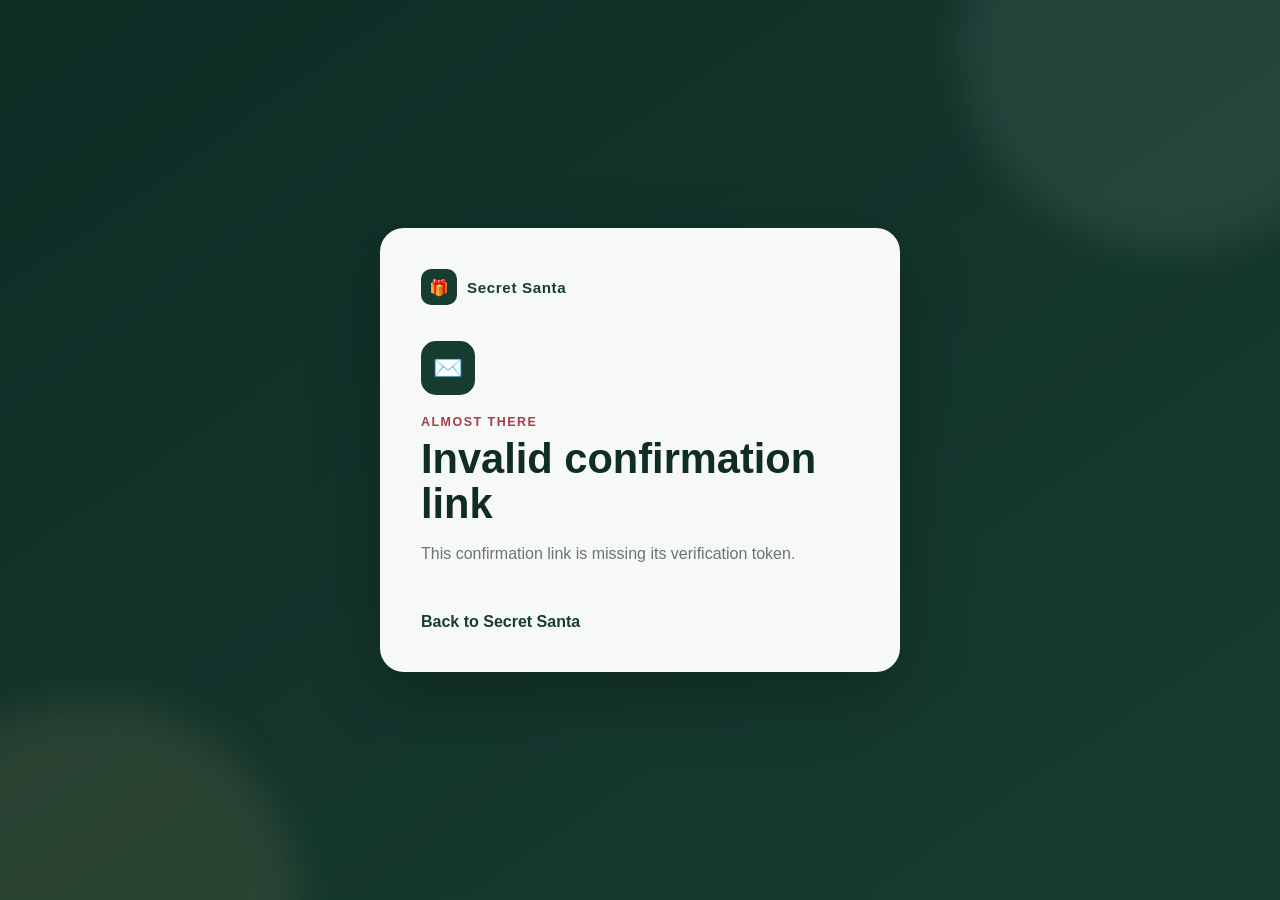
<file: frontend/verify.html>
<!DOCTYPE html>
<html lang="en">
<head>
    <meta charset="UTF-8">
    <meta name="viewport" content="width=device-width, initial-scale=1.0">

    <title>Confirm Secret Santa Registration</title>

    <link
        rel="stylesheet"
        href="css/style.css"
    >
</head>

<body class="verify-page">

    <div class="join-background">
        <div class="join-glow join-glow-one"></div>
        <div class="join-glow join-glow-two"></div>
    </div>

    <main class="verify-shell">

        <section class="verify-card">

            <div class="join-brand">
                <span class="join-brand-mark">
                    🎁
                </span>

                <span>
                    Secret Santa
                </span>
            </div>


            <div class="verify-icon">
                ✉️
            </div>


            <p class="join-eyebrow">
                Almost there
            </p>


            <h1 id="verification-title">
                Confirm your registration
            </h1>


            <p id="verification-message">
                Confirm your email to join the Secret Santa draw.
            </p>


            <button
                id="confirm-registration-button"
                type="button"
                hidden
            >
                Confirm Registration
            </button>


            <a
                href="index.html"
                id="home-link"
                class="verify-home-link"
                hidden
            >
                Back to Secret Santa
            </a>

        </section>

    </main>


    <script src="js/config.js"></script>
    <script src="js/verify.js"></script>

</body>
</html>
</file>
<file: frontend/css/style.css>
/* =========================
   BASE / THEME
   ========================= */

:root {
    --christmas-green: #173d32;
    --christmas-green-dark: #0f2c25;
    --christmas-green-soft: #285447;
    --christmas-red: #a63d46;
    --christmas-red-dark: #87323a;
    --christmas-gold: #c8a96b;
    --holiday-cream: #f7f3ea;
    --holiday-card: rgba(255, 255, 255, 0.97);
    --holiday-text: #202521;
    --holiday-muted: #6d746f;
    --holiday-border: #dddcd4;
    --holiday-focus: rgba(40, 84, 71, 0.11);
    --holiday-danger-bg: #fbf4f3;
    --holiday-danger-border: #ead6d3;
}

* {
    box-sizing: border-box;
}

body {
    margin: 0;
    min-height: 100vh;
    font-family: Arial, Helvetica, sans-serif;
}

h1,
h2,
h3,
p {
    overflow-wrap: anywhere;
}

button,
input,
textarea,
select {
    font: inherit;
}

button {
    cursor: pointer;
}

a {
    color: inherit;
}

#message {
    font-weight: 700;
}

[hidden] {
    display: none !important;
}

.join-page,
.verify-page,
.manage-registration-page,
.organizer-page,
.dashboard-page,
.create-page,
.login-page,
.signup-page,
.home-page {
    min-height: 100vh;
    background: linear-gradient(
        145deg,
        var(--christmas-green-dark),
        var(--christmas-green)
    );
    color: var(--holiday-text);
}

/* Shared decorative background */

.join-background {
    position: fixed;
    inset: 0;
    overflow: hidden;
    pointer-events: none;
}

.join-glow {
    position: absolute;
    width: 420px;
    height: 420px;
    border-radius: 50%;
    background: rgba(255, 255, 255, 0.08);
    filter: blur(20px);
}

.join-glow-one {
    top: -170px;
    right: -100px;
}

.join-glow-two {
    bottom: -220px;
    left: -120px;
    background: rgba(200, 169, 107, 0.12);
}

/* Shared shells */

.join-shell,
.verify-shell,
.manage-registration-shell,
.organizer-shell,
.dashboard-shell,
.create-shell,
.login-shell,
.signup-shell,
.home-shell {
    position: relative;
    z-index: 1;
    min-height: 100vh;
}

.join-shell,
.verify-shell,
.manage-registration-shell,
.create-shell,
.login-shell,
.signup-shell,
.home-shell {
    display: flex;
    align-items: center;
    justify-content: center;
}

.join-shell,
.manage-registration-shell {
    padding: 48px 20px;
}

.verify-shell,
.login-shell,
.signup-shell {
    padding: 30px 20px;
}

.create-shell {
    padding: 42px 20px;
}

.home-shell {
    padding: 34px 20px;
}

.organizer-shell,
.dashboard-shell {
    padding: 42px 20px;
}

.organizer-shell {
    width: 100%;
}

/* Shared cards */

.join-card,
.verify-card,
.manage-registration-card,
.organizer-card,
.dashboard-card,
.create-card,
.login-card,
.signup-card,
.home-card {
    background: var(--holiday-card);
    border: 1px solid rgba(255, 255, 255, 0.45);
    border-radius: 24px;
    box-shadow: 0 24px 70px rgba(0, 0, 0, 0.24);
    backdrop-filter: blur(14px);
}

.join-card {
    width: min(100%, 640px);
    padding: 40px;
}

.verify-card {
    width: min(100%, 520px);
    padding: 40px;
}

.manage-registration-card {
    width: min(100%, 700px);
    padding: 40px;
}

.organizer-card {
    width: min(100%, 1100px);
    margin: 0 auto;
    padding: 38px;
}

.dashboard-card {
    width: min(100%, 1050px);
    margin: 0 auto;
    padding: 38px;
}

.create-card,
.home-card {
    width: min(100%, 760px);
}

.create-card {
    padding: 38px;
}

.home-card {
    padding: 42px;
}

.login-card {
    width: min(100%, 480px);
    padding: 40px;
}

.signup-card {
    width: min(100%, 500px);
    padding: 40px;
}

/* Shared branding */

.join-brand {
    display: flex;
    align-items: center;
    gap: 10px;
    margin-bottom: 36px;
    color: var(--christmas-green);
    font-size: 0.95rem;
    font-weight: 700;
    letter-spacing: 0.04em;
}

.join-brand-mark {
    width: 36px;
    height: 36px;
    display: inline-flex;
    align-items: center;
    justify-content: center;
    background: var(--christmas-green);
    border-radius: 10px;
    font-size: 1rem;
}

.join-eyebrow {
    margin: 0 0 8px;
    color: var(--christmas-red);
    font-size: 0.78rem;
    font-weight: 800;
    letter-spacing: 0.12em;
    text-transform: uppercase;
}

.organizer-header .join-brand,
.dashboard-header .join-brand,
.create-header .join-brand {
    margin-bottom: 0;
}

/* Shared forms */

.form-field {
    display: flex;
    flex-direction: column;
}

.field-help {
    margin: -2px 0 8px;
    color: var(--holiday-muted);
    font-size: 0.84rem;
    line-height: 1.45;
}

.join-page label,
.manage-registration-page label,
.organizer-page label,
.create-page label,
.login-page label,
.signup-page label,
.home-page label {
    display: block;
    margin-bottom: 7px;
    color: #313832;
    font-size: 0.9rem;
    font-weight: 700;
}

.join-page input,
.join-page textarea,
.join-page select,
.manage-registration-page input,
.manage-registration-page textarea,
.organizer-page input,
.organizer-page textarea,
.organizer-page select,
.create-page input,
.login-page input,
.signup-page input,
.home-page input {
    width: 100%;
    padding: 13px 14px;
    border: 1px solid var(--holiday-border);
    border-radius: 11px;
    background: #fff;
    color: var(--holiday-text);
    outline: none;
    transition: border-color 0.15s ease, box-shadow 0.15s ease;
}

.organizer-page input,
.organizer-page textarea,
.organizer-page select {
    padding: 12px 13px;
    border-radius: 10px;
}

.join-page input:focus,
.join-page textarea:focus,
.join-page select:focus,
.manage-registration-page input:focus,
.manage-registration-page textarea:focus,
.organizer-page input:focus,
.organizer-page textarea:focus,
.organizer-page select:focus,
.create-page input:focus,
.login-page input:focus,
.signup-page input:focus,
.home-page input:focus {
    border-color: var(--christmas-green-soft);
    box-shadow: 0 0 0 4px var(--holiday-focus);
}

.join-page textarea,
.manage-registration-page textarea {
    min-height: 110px;
    resize: vertical;
}

.join-page input::placeholder,
.join-page textarea::placeholder {
    color: #9a9f9b;
}

.manage-registration-page textarea:disabled {
    background: #f2f2ef;
    color: #777;
    cursor: not-allowed;
}

/* Shared buttons and links */

.primary-button,
.secondary-button,
.danger-button,
.primary-link-button,
.secondary-link-button {
    border-radius: 10px;
    font-weight: 700;
}

.primary-button,
.secondary-button,
.danger-button {
    padding: 12px 16px;
    border: 0;
}

.primary-button,
.primary-link-button {
    background: var(--christmas-green);
    color: #fff;
}

.primary-button:hover:not(:disabled),
.primary-link-button:hover {
    background: var(--christmas-green-dark);
}

.secondary-button,
.secondary-link-button {
    background: #fff;
    color: var(--christmas-green);
    border: 1px solid var(--christmas-green);
}

.secondary-button:hover:not(:disabled),
.secondary-link-button:hover {
    background: #f5f8f6;
}

.danger-button {
    background: var(--christmas-red);
    color: #fff;
}

.danger-button:hover:not(:disabled) {
    background: var(--christmas-red-dark);
}

.primary-link-button,
.secondary-link-button {
    display: inline-flex;
    align-items: center;
    justify-content: center;
    padding: 11px 15px;
    text-decoration: none;
    white-space: nowrap;
}

.primary-link-button:hover,
.secondary-link-button:hover {
    text-decoration: none;
}

/* Shared detail blocks */

.exchange-details {
    display: grid;
    grid-template-columns: repeat(3, 1fr);
    gap: 10px;
    margin: 0 0 30px;
}

.exchange-detail,
.organizer-detail-card {
    background: var(--holiday-cream);
    border: 1px solid #e6dfd0;
    border-radius: 12px;
}

.exchange-detail {
    padding: 14px 15px;
}

.organizer-detail-card {
    min-width: 0;
    padding: 15px;
}

.exchange-detail-label {
    display: block;
    margin-bottom: 4px;
    color: var(--holiday-muted);
    font-size: 0.72rem;
    font-weight: 700;
    letter-spacing: 0.04em;
    text-transform: uppercase;
}

.exchange-detail strong,
.organizer-detail-card strong {
    color: var(--christmas-green-dark);
}

.exchange-detail strong {
    font-size: 1rem;
}

.organizer-detail-card strong {
    display: block;
    margin-top: 5px;
    font-size: 0.95rem;
    line-height: 1.4;
}

.optional-label {
    margin-left: 6px;
    color: var(--holiday-muted);
    font-size: 0.75rem;
    font-weight: 500;
}

.join-note {
    margin: 0;
    padding: 12px 14px;
    background: #f8f5ee;
    border-left: 3px solid var(--christmas-gold);
    border-radius: 8px;
    color: var(--holiday-muted);
    font-size: 0.85rem;
    line-height: 1.5;
}

/* =========================
   JOIN PAGE
   ========================= */

.join-intro {
    margin-bottom: 24px;
}

.join-page #exchange-name {
    margin: 0 0 12px;
    color: var(--christmas-green-dark);
    font-size: clamp(2rem, 6vw, 3rem);
    line-height: 1.05;
}

.join-subtitle {
    max-width: 520px;
    margin: 0;
    color: var(--holiday-muted);
    font-size: 1rem;
    line-height: 1.65;
}

.join-page #participant-form {
    display: grid;
    gap: 22px;
}

.join-page button {
    padding: 13px 18px;
    border: 0;
    border-radius: 11px;
    font-weight: 750;
    transition: transform 0.12s ease, background 0.12s ease, opacity 0.12s ease;
}

.join-page button:hover:not(:disabled) {
    transform: translateY(-1px);
}

.join-page button:disabled {
    cursor: not-allowed;
    opacity: 0.6;
}

.join-page #participant-form button[type="submit"],
.join-page #resend-confirmation-button {
    background: var(--christmas-green);
    color: #fff;
}

.join-page #participant-form button[type="submit"] {
    margin-top: 4px;
}

.join-page #participant-form button[type="submit"]:hover {
    background: var(--christmas-green-dark);
}

.join-page #pending-registration {
    padding: 26px;
    background: var(--holiday-cream);
    border: 1px solid #e3dccd;
    border-radius: 16px;
}

.join-page #pending-registration h2 {
    margin: 0 0 10px;
    color: var(--christmas-green-dark);
}

.join-page #pending-email {
    color: var(--christmas-green);
    font-size: 1.05rem;
}

.join-page #change-email-button {
    margin-left: 8px;
    background: transparent;
    color: var(--christmas-green);
    border: 1px solid var(--christmas-green);
}

.join-page #change-email-form {
    margin-top: 22px;
    padding-top: 22px;
    border-top: 1px solid #ded8ca;
}

.join-page #change-email-form button[type="submit"] {
    background: var(--christmas-red);
    color: #fff;
}

.join-page #cancel-email-change-button {
    background: transparent;
    color: var(--holiday-muted);
}

.join-page #message {
    min-height: 22px;
    margin: 18px 0 0;
    color: var(--christmas-red-dark);
    font-size: 0.92rem;
    line-height: 1.5;
}

.pending-icon {
    width: 48px;
    height: 48px;
    display: flex;
    align-items: center;
    justify-content: center;
    margin-bottom: 18px;
    background: var(--christmas-green);
    border-radius: 14px;
    font-size: 1.35rem;
}

.pending-copy {
    margin: 0 0 10px;
    color: var(--holiday-muted);
    line-height: 1.55;
}

.pending-address {
    margin: 0 0 18px;
    color: var(--christmas-green-dark);
    font-size: 1.05rem;
}

.pending-actions {
    display: flex;
    gap: 10px;
    margin-top: 22px;
}

/* =========================
   VERIFY PAGE
   ========================= */

.verify-icon {
    width: 54px;
    height: 54px;
    display: flex;
    align-items: center;
    justify-content: center;
    margin-bottom: 20px;
    background: var(--christmas-green);
    border-radius: 15px;
    font-size: 1.5rem;
}

.verify-card h1 {
    margin: 0 0 14px;
    color: var(--christmas-green-dark);
    font-size: clamp(2rem, 6vw, 2.6rem);
    line-height: 1.08;
}

#verification-message {
    margin: 0 0 26px;
    color: var(--holiday-muted);
    font-size: 1rem;
    line-height: 1.6;
}

#confirm-registration-button {
    width: 100%;
    margin: 0;
    padding: 14px 18px;
    background: var(--christmas-green);
    color: #fff;
    border: 0;
    border-radius: 11px;
    font-weight: 750;
}

#confirm-registration-button:hover:not(:disabled) {
    background: var(--christmas-green-dark);
}

.verify-home-link {
    display: inline-block;
    margin-top: 20px;
    color: var(--christmas-green);
    font-weight: 700;
    text-decoration: none;
}

.verify-home-link:hover {
    text-decoration: underline;
}

/* =========================
   MANAGE REGISTRATION PAGE
   ========================= */

.manage-registration-card h1 {
    margin: 0 0 12px;
    color: var(--christmas-green-dark);
    font-size: clamp(2rem, 6vw, 2.8rem);
    line-height: 1.08;
}

#manage-status {
    margin: 0 0 26px;
    color: var(--holiday-muted);
    line-height: 1.55;
}

#manage-registration-form {
    display: grid;
    gap: 22px;
    margin-top: 30px;
}

#save-registration-button,
#withdraw-button {
    margin: 0;
    border: 0;
    font-weight: 700;
}

#save-registration-button {
    padding: 13px 18px;
    background: var(--christmas-green);
    color: #fff;
    border-radius: 11px;
    font-weight: 750;
}

#save-registration-button:hover:not(:disabled) {
    background: var(--christmas-green-dark);
}

#withdraw-button {
    padding: 12px 16px;
    background: var(--christmas-red);
    color: #fff;
    border-radius: 10px;
}

#withdraw-button:hover:not(:disabled) {
    background: var(--christmas-red-dark);
}

#save-registration-button:disabled,
#withdraw-button:disabled {
    opacity: 0.55;
    cursor: not-allowed;
}

.withdraw-section,
.danger-zone {
    background: var(--holiday-danger-bg);
    border: 1px solid var(--holiday-danger-border);
    border-radius: 14px;
}

.withdraw-section {
    margin-top: 34px;
    padding: 22px;
}

.withdraw-section h2 {
    margin: 0 0 8px;
    color: var(--christmas-red-dark);
    font-size: 1.15rem;
}

.withdraw-section p {
    margin: 0 0 16px;
    color: var(--holiday-muted);
    line-height: 1.55;
}

#manage-message {
    min-height: 22px;
    margin: 18px 0 0;
    color: var(--christmas-green-dark);
    font-size: 0.92rem;
    font-weight: 700;
    line-height: 1.5;
}

/* =========================
   MANAGE EXCHANGE
   ========================= */

.organizer-header,
.dashboard-header,
.create-header {
    display: flex;
    align-items: center;
    justify-content: space-between;
    gap: 20px;
}

.organizer-header {
    margin-bottom: 34px;
}

.dashboard-header,
.create-header {
    margin-bottom: 36px;
}

.organizer-back-link {
    color: var(--christmas-green);
    font-weight: 700;
    text-decoration: none;
}

.organizer-back-link:hover {
    text-decoration: underline;
}

.organizer-title-row {
    display: flex;
    align-items: flex-start;
    justify-content: space-between;
    gap: 24px;
    margin-bottom: 28px;
}

.organizer-title-row h1 {
    margin: 0 0 8px;
    color: var(--christmas-green-dark);
    font-size: clamp(2rem, 5vw, 3rem);
    line-height: 1.05;
}

.organizer-code {
    margin: 0;
    color: var(--holiday-muted);
    font-weight: 700;
}

.organizer-details-grid {
    display: grid;
    grid-template-columns: repeat(5, minmax(0, 1fr));
    gap: 10px;
    margin-bottom: 34px;
}

.organizer-section,
.organizer-edit-form {
    margin-top: 28px;
    padding-top: 28px;
    border-top: 1px solid var(--holiday-border);
}

.organizer-section-heading {
    margin-bottom: 18px;
}

.organizer-section-heading h2 {
    margin: 0 0 6px;
    color: var(--christmas-green-dark);
    font-size: 1.25rem;
}

.organizer-section-heading p {
    margin: 0;
    color: var(--holiday-muted);
    line-height: 1.5;
}

.organizer-edit-form {
    display: grid;
    grid-template-columns: repeat(2, minmax(0, 1fr));
    gap: 18px;
}

.organizer-edit-form .organizer-section-heading,
.organizer-edit-form button[type="submit"] {
    grid-column: 1 / -1;
}

.organizer-page button:disabled {
    opacity: 0.55;
    cursor: not-allowed;
}

#participant-list {
    display: grid;
    gap: 10px;
}

.organizer-participant-card {
    display: flex;
    align-items: center;
    justify-content: space-between;
    gap: 20px;
    padding: 15px 16px;
    background: #faf9f6;
    border: 1px solid var(--holiday-border);
    border-radius: 11px;
}

.participant-details {
    display: flex;
    flex-direction: column;
    gap: 4px;
    min-width: 0;
}

.participant-name {
    color: var(--christmas-green-dark);
    font-size: 0.98rem;
}

.participant-email {
    color: var(--holiday-muted);
    font-size: 0.85rem;
    overflow-wrap: anywhere;
}

.participant-actions {
    display: flex;
    align-items: center;
    gap: 10px;
    flex-shrink: 0;
}

.participant-status {
    display: inline-flex;
    align-items: center;
    padding: 6px 9px;
    border-radius: 999px;
    font-size: 0.75rem;
    font-weight: 700;
    white-space: nowrap;
}

.participant-confirmed {
    background: #e6f3eb;
    color: #24623f;
}

.participant-pending {
    background: #f8eed8;
    color: #8a6524;
}

.organizer-participant-card .remove-participant {
    margin: 0;
    padding: 7px 10px;
    background: transparent;
    color: var(--christmas-red-dark);
    border: 1px solid #d8b6b2;
    border-radius: 8px;
    font-size: 0.8rem;
}

.exclusion-controls {
    display: grid;
    grid-template-columns: minmax(0, 1fr) auto minmax(0, 1fr) auto;
    gap: 10px;
    align-items: center;
}

.exclusion-arrow {
    color: var(--holiday-muted);
    font-weight: 700;
}

#exclusion-list {
    display: grid;
    gap: 8px;
    margin-top: 14px;
}

.organizer-action-row {
    display: flex;
    flex-wrap: wrap;
    gap: 10px;
}

.organizer-page #message {
    margin-top: 20px;
    color: var(--christmas-green-dark);
}

.danger-zone {
    display: flex;
    align-items: center;
    justify-content: space-between;
    gap: 24px;
    margin-top: 34px;
    padding: 22px;
}

.danger-zone h2 {
    margin: 0 0 6px;
    color: var(--christmas-red-dark);
    font-size: 1.1rem;
}

.danger-zone p {
    margin: 0;
    color: var(--holiday-muted);
    line-height: 1.5;
}

/* =========================
   ORGANIZER DASHBOARD
   ========================= */

.dashboard-logout-button {
    margin: 0;
    padding: 9px 14px;
    background: transparent;
    color: var(--christmas-green);
    border: 1px solid var(--christmas-green);
    border-radius: 9px;
    font-weight: 700;
}

.dashboard-logout-button:hover,
#exchange-list .share-button:hover {
    background: #f5f8f6;
}

.dashboard-hero {
    display: flex;
    align-items: flex-end;
    justify-content: space-between;
    gap: 30px;
    margin-bottom: 38px;
}

.dashboard-hero h1 {
    margin: 0 0 10px;
    color: var(--christmas-green-dark);
    font-size: clamp(2rem, 5vw, 3rem);
    line-height: 1.05;
}

.dashboard-welcome {
    margin: 0;
    color: var(--holiday-muted);
    line-height: 1.5;
}

.create-exchange-button {
    display: inline-flex;
    align-items: center;
    justify-content: center;
    flex-shrink: 0;
    padding: 13px 18px;
    background: var(--christmas-green);
    color: #fff;
    border-radius: 10px;
    font-weight: 700;
    text-decoration: none;
}

.create-exchange-button:hover {
    background: var(--christmas-green-dark);
    text-decoration: none;
}

.dashboard-section {
    padding-top: 28px;
    border-top: 1px solid var(--holiday-border);
}

#exchange-list {
    display: grid;
    gap: 14px;
    margin-top: 18px;
}

#exchange-list .exchange-card {
    padding: 20px;
    background: #faf9f6;
    border: 1px solid var(--holiday-border);
    border-radius: 14px;
    cursor: pointer;
    transition: transform 0.12s ease, box-shadow 0.12s ease, border-color 0.12s ease;
}

#exchange-list .exchange-card:hover {
    transform: translateY(-2px);
    border-color: #cfc8ba;
    box-shadow: 0 10px 24px rgba(0, 0, 0, 0.08);
}

.exchange-card-top {
    display: flex;
    align-items: flex-start;
    justify-content: space-between;
    gap: 20px;
}

.exchange-card-top h3 {
    margin: 0 0 8px;
}

#exchange-list .exchange-title-link {
    color: var(--christmas-green-dark);
    font-size: 1.15rem;
    font-weight: 800;
    text-decoration: none;
}

#exchange-list .exchange-title-link:hover {
    text-decoration: underline;
}

.exchange-code-badge {
    display: inline-block;
    padding: 5px 8px;
    background: var(--holiday-cream);
    border: 1px solid #e4dccd;
    border-radius: 999px;
    color: var(--holiday-muted);
    font-size: 0.72rem;
    font-weight: 700;
    letter-spacing: 0.05em;
}

.exchange-card-details {
    display: grid;
    grid-template-columns: repeat(2, minmax(0, 1fr));
    gap: 10px;
    margin-top: 18px;
}

.exchange-card-detail {
    padding: 11px 12px;
    background: #fff;
    border: 1px solid var(--holiday-border);
    border-radius: 10px;
}

.exchange-card-detail span {
    display: block;
    margin-bottom: 4px;
    color: var(--holiday-muted);
    font-size: 0.7rem;
    font-weight: 700;
    letter-spacing: 0.05em;
    text-transform: uppercase;
}

.exchange-card-detail strong {
    color: var(--christmas-green-dark);
    font-size: 0.9rem;
}

#exchange-list .share-button {
    margin: 0;
    padding: 9px 13px;
    background: #fff;
    color: var(--christmas-green);
    border: 1px solid var(--christmas-green);
    border-radius: 9px;
    font-weight: 700;
    white-space: nowrap;
}

/* =========================
   CREATE EXCHANGE PAGE
   ========================= */

.create-intro,
.login-intro,
.signup-intro {
    margin-bottom: 28px;
}

.create-intro h1,
.login-intro h1,
.signup-intro h1 {
    margin: 0 0 10px;
    color: var(--christmas-green-dark);
    line-height: 1.08;
}

.create-intro h1 {
    font-size: clamp(2rem, 5vw, 2.8rem);
}

.login-intro h1,
.signup-intro h1 {
    font-size: clamp(2rem, 6vw, 2.7rem);
}

.create-intro > p:last-child,
.login-intro > p:last-child,
.signup-intro > p:last-child {
    margin: 0;
    color: var(--holiday-muted);
    line-height: 1.6;
}

.create-intro > p:last-child {
    max-width: 580px;
}

#create-exchange-form {
    display: grid;
    gap: 22px;
}

.create-date-grid {
    display: grid;
    grid-template-columns: repeat(2, minmax(0, 1fr));
    gap: 16px;
}

.create-submit-button,
.login-submit-button,
.signup-submit-button {
    width: 100%;
    margin: 0;
    padding: 14px 18px;
}

.create-page #message,
.login-page #message,
.signup-page #message,
.home-page #message {
    margin-top: 18px;
    color: var(--christmas-red);
}

/* =========================
   LOGIN / SIGNUP
   ========================= */

#login-form,
#signup-form {
    display: grid;
    gap: 20px;
}

.login-signup,
.signup-login {
    margin: 24px 0 0;
    padding-top: 20px;
    border-top: 1px solid var(--holiday-border);
    color: var(--holiday-muted);
    text-align: center;
}

.login-signup a,
.signup-login a {
    color: var(--christmas-green);
    font-weight: 700;
}

/* =========================
   HOME PAGE
   ========================= */

.home-intro {
    margin: 32px 0 36px;
}

.home-intro h1 {
    max-width: 560px;
    margin: 0 0 14px;
    color: var(--christmas-green-dark);
    font-size: clamp(2.5rem, 7vw, 4rem);
    line-height: 1;
}

.home-intro > p:last-child {
    max-width: 600px;
    margin: 0;
    color: var(--holiday-muted);
    font-size: 1.05rem;
    line-height: 1.65;
}

.home-join-section {
    padding: 24px;
    background: var(--holiday-cream);
    border: 1px solid #e6dfd0;
    border-radius: 16px;
}

.home-section-heading {
    margin-bottom: 18px;
}

.home-section-heading h2 {
    margin: 0 0 6px;
    color: var(--christmas-green-dark);
    font-size: 1.3rem;
}

.home-section-heading p {
    margin: 0;
    color: var(--holiday-muted);
}

#join-form {
    display: grid;
    grid-template-columns: minmax(0, 1fr) auto;
    gap: 12px;
    align-items: end;
}

.home-page input {
    text-transform: uppercase;
}

.home-continue-button {
    min-height: 47px;
    margin: 0;
    padding: 12px 20px;
}

.home-organizer-section {
    display: flex;
    align-items: center;
    justify-content: space-between;
    gap: 30px;
    margin-top: 28px;
    padding-top: 28px;
    border-top: 1px solid var(--holiday-border);
}

.home-organizer-section h2 {
    margin: 0 0 7px;
    color: var(--christmas-green-dark);
    font-size: 1.2rem;
}

.home-organizer-section p {
    max-width: 440px;
    margin: 0;
    color: var(--holiday-muted);
    line-height: 1.55;
}

.home-organizer-actions {
    display: flex;
    gap: 9px;
    flex-shrink: 0;
}

.dashboard-header-actions {
    display: flex;
    align-items: center;
    gap: 10px;
}

.dashboard-password-button {
    display: inline-flex;
    align-items: center;
    justify-content: center;

    padding: 9px 14px;

    background: white;

    color: var(--christmas-green);

    border:
        1px solid var(--christmas-green);

    border-radius: 9px;

    font-weight: 700;
    text-decoration: none;
}

.dashboard-password-button:hover {
    background: #f5f8f6;
    text-decoration: none;
}

.organizer-title-actions {
    display: flex;
    gap: 10px;
    flex-wrap: wrap;
}

.organizer-join-button {
    display: inline-flex;
    align-items: center;
    justify-content: center;
    text-decoration: none;
}

.organizer-join-button:hover {
    text-decoration: none;
}

/* =========================
   RESPONSIVE
   ========================= */

@media (max-width: 850px) {
    .organizer-details-grid {
        grid-template-columns: repeat(2, minmax(0, 1fr));
    }

    .organizer-edit-form {
        grid-template-columns: 1fr;
    }

    .organizer-edit-form .organizer-section-heading,
    .organizer-edit-form button[type="submit"] {
        grid-column: auto;
    }

    .exclusion-controls {
        grid-template-columns: 1fr;
    }

    .exclusion-arrow {
        text-align: center;
    }
}

@media (max-width: 700px) {
    .dashboard-shell,
    .create-shell,
    .home-shell {
        align-items: flex-start;
        padding: 14px 10px;
    }

    .dashboard-card,
    .create-card {
        padding: 26px 20px;
        border-radius: 18px;
    }

    .home-card {
        padding: 28px 22px;
        border-radius: 18px;
    }

    .dashboard-header,
    .create-header {
        align-items: flex-start;
    }

    .dashboard-hero,
    .home-organizer-section {
        align-items: stretch;
        flex-direction: column;
    }

    .create-exchange-button,
    .home-continue-button,
    #exchange-list .share-button {
        width: 100%;
    }

    .exchange-card-top {
        flex-direction: column;
    }

    .exchange-card-details,
    .create-date-grid,
    #join-form {
        grid-template-columns: 1fr;
    }

    .home-intro {
        margin-top: 28px;
    }

    .home-organizer-actions {
        display: grid;
        grid-template-columns: repeat(2, minmax(0, 1fr));
    }
}

@media (max-width: 600px) {
    .join-shell,
    .verify-shell,
    .manage-registration-shell,
    .organizer-shell,
    .login-shell,
    .signup-shell {
        align-items: flex-start;
        padding: 14px 10px;
    }

    .join-card,
    .manage-registration-card,
    .organizer-card {
        padding: 26px 20px;
        border-radius: 18px;
    }

    .verify-card,
    .login-card,
    .signup-card {
        padding: 28px 22px;
        border-radius: 18px;
    }

    .join-brand {
        margin-bottom: 24px;
    }

    .exchange-details,
    .organizer-details-grid {
        grid-template-columns: 1fr;
        gap: 8px;
    }

    .join-page #participant-form,
    .manage-registration-page #manage-registration-form {
        gap: 16px;
    }

    .join-page textarea,
    .manage-registration-page textarea {
        min-height: 90px;
    }

    .join-page input,
    .join-page textarea {
        padding: 12px 13px;
    }

    .join-page #resend-confirmation-button,
    .join-page #change-email-button,
    #save-registration-button,
    #withdraw-button,
    .organizer-title-row .secondary-button,
    .organizer-action-row button,
    .danger-zone button {
        width: 100%;
    }

    .join-page #change-email-button {
        margin: 10px 0 0;
    }

    .pending-actions,
    .organizer-action-row {
        flex-direction: column;
    }

    .pending-actions button {
        width: 100%;
        margin: 0;
    }

    .organizer-header {
        align-items: flex-start;
    }

    .organizer-title-row,
    .danger-zone,
    .organizer-participant-card {
        flex-direction: column;
    }

    .danger-zone {
        align-items: stretch;
    }

    .organizer-participant-card {
        align-items: flex-start;
    }

    .participant-actions {
        width: 100%;
        justify-content: space-between;
    }

    .dashboard-header-actions {
        flex-direction: column;
        align-items: stretch;
    }

    .dashboard-password-button,
    .dashboard-logout-button {
        width: 100%;
    }

    .organizer-title-actions {
        width: 100%;
        flex-direction: column;
    }

    .organizer-title-actions .secondary-button {
        width: 100%;
    }
}

@media (max-width: 430px) {
    .home-organizer-actions {
        grid-template-columns: 1fr;
    }
}
</file>
